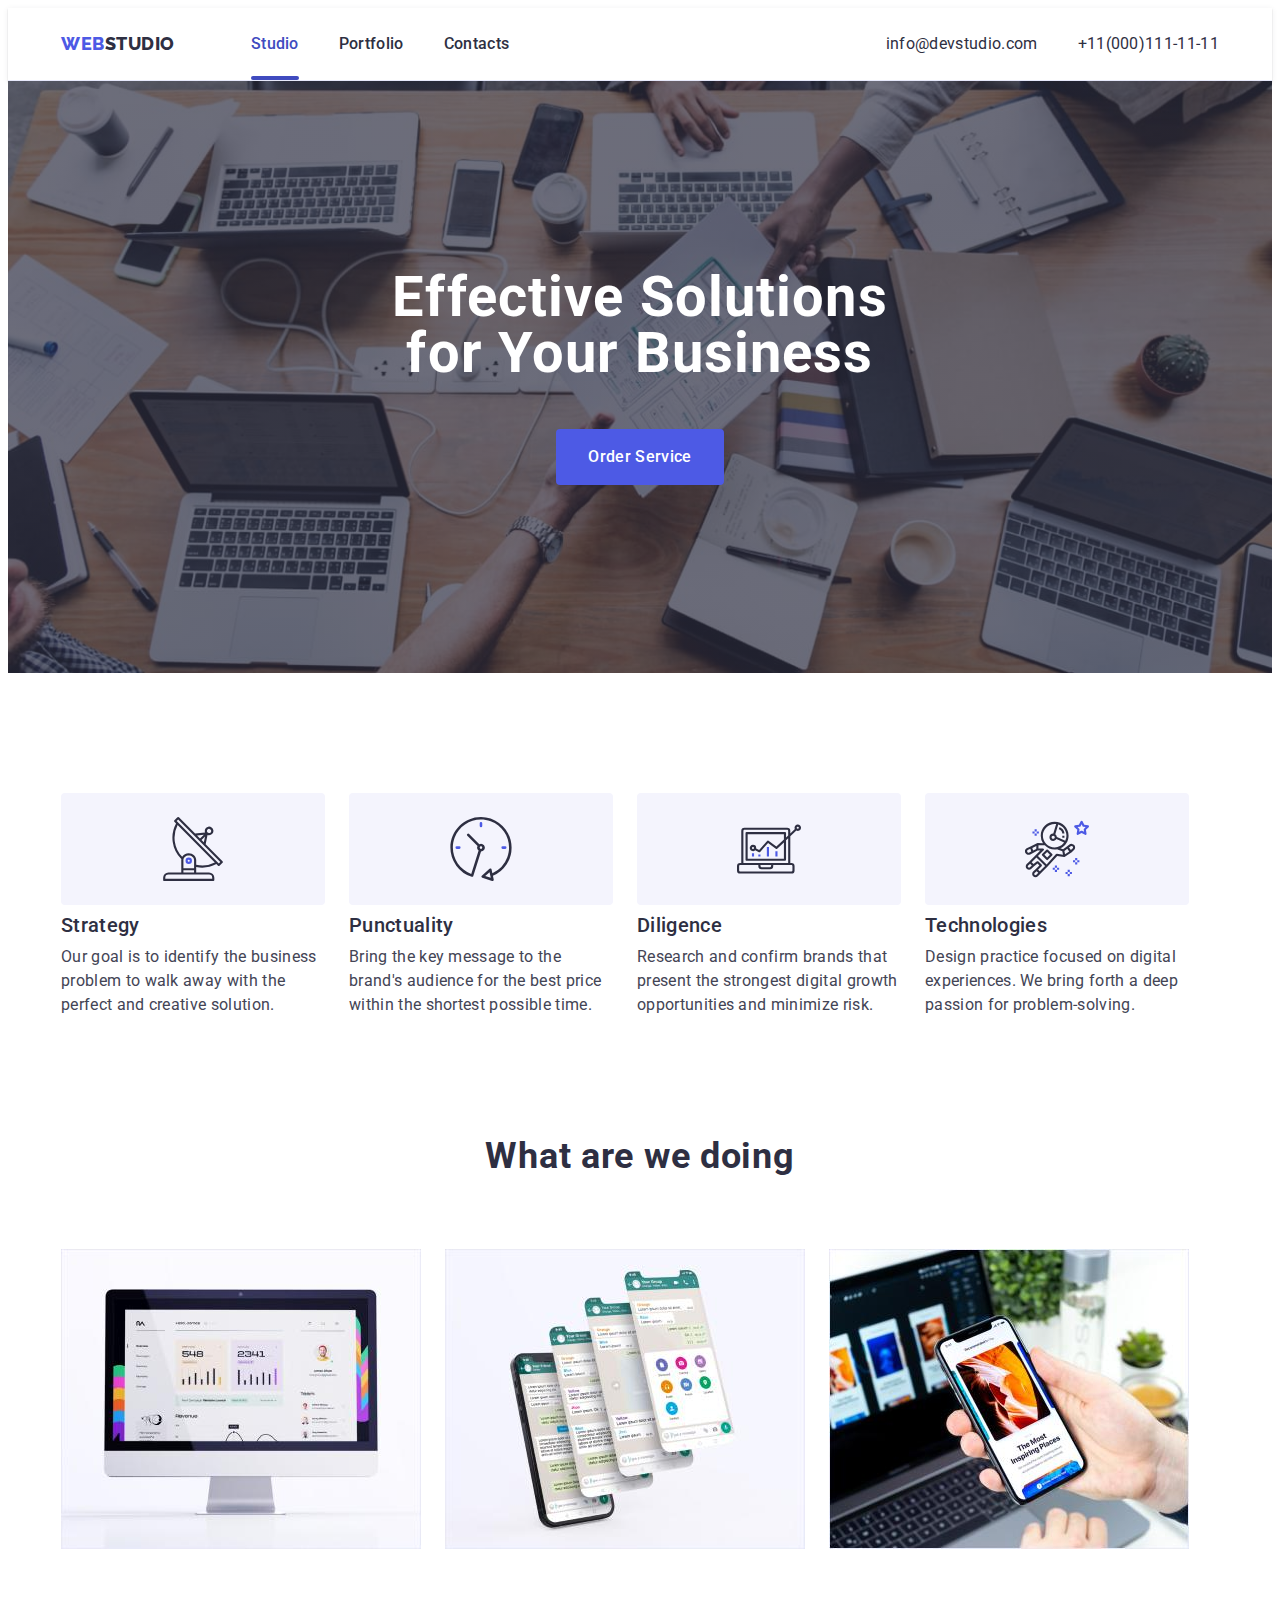
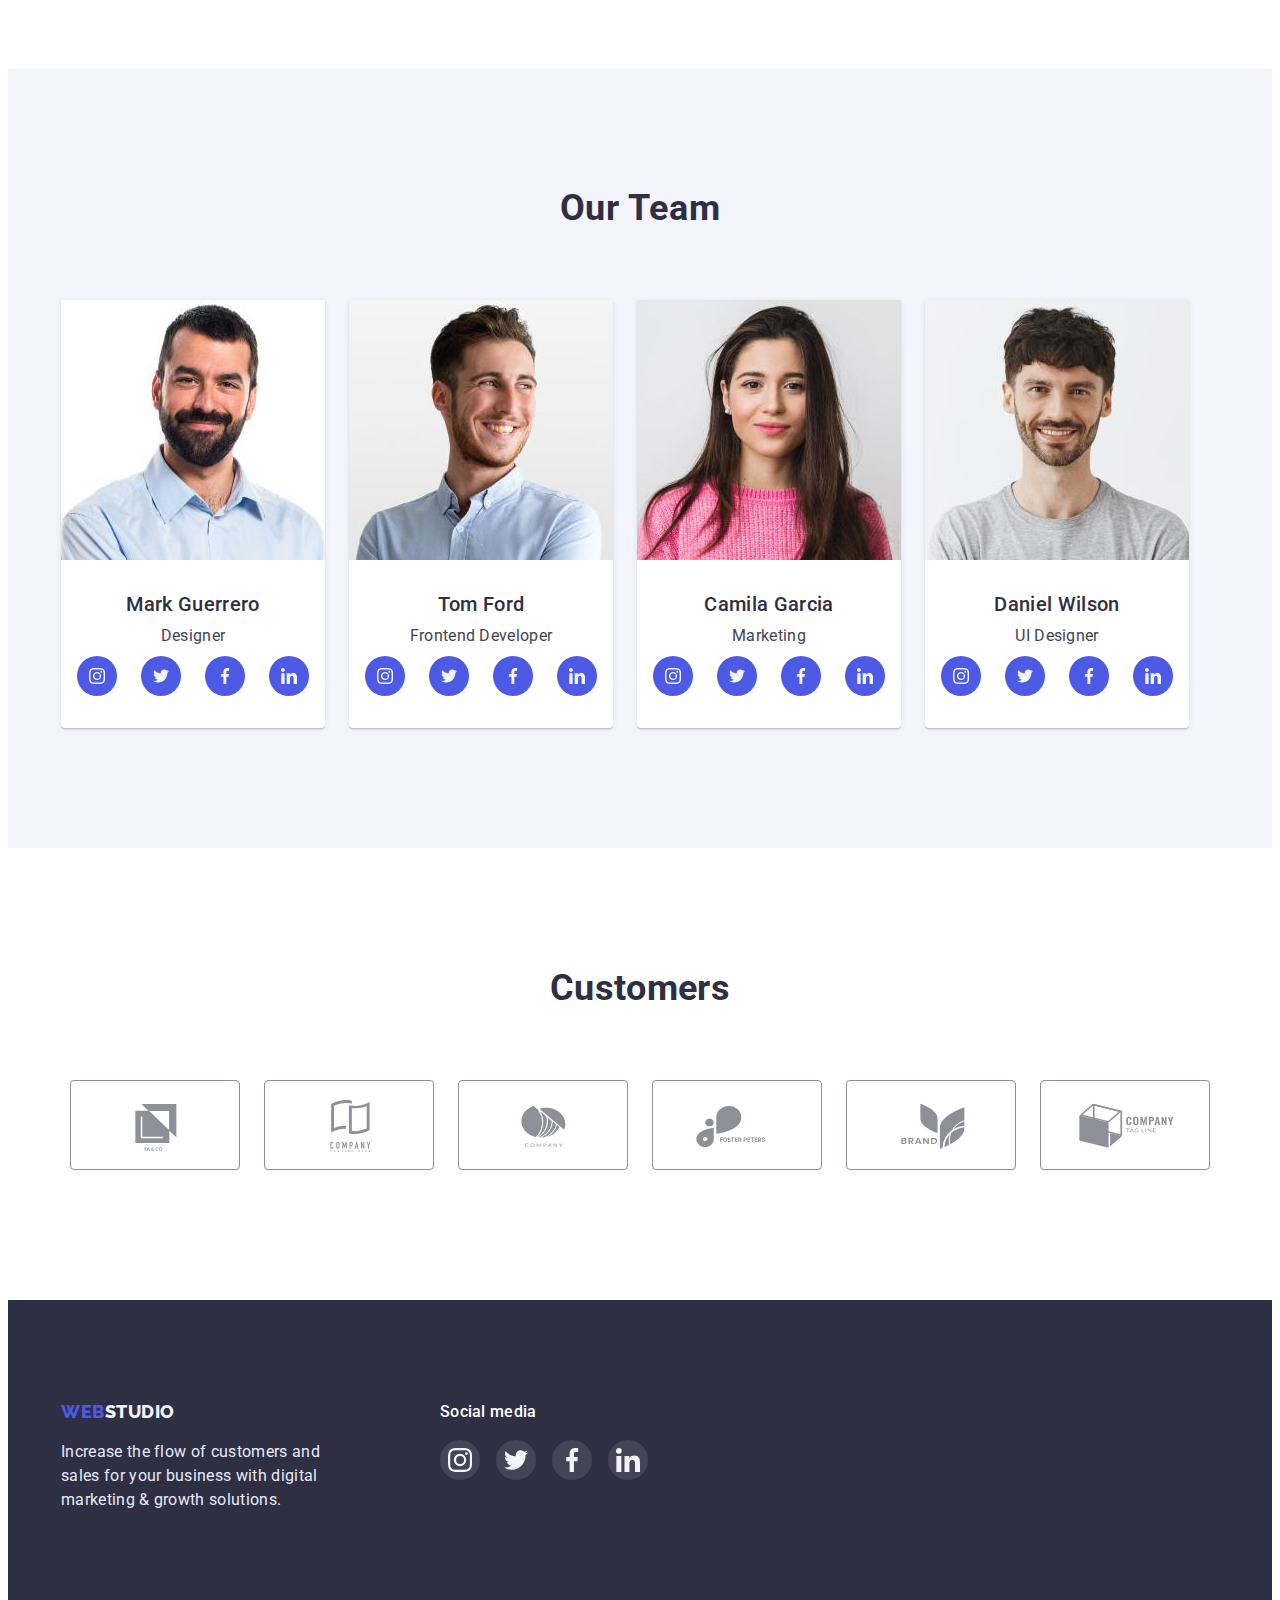
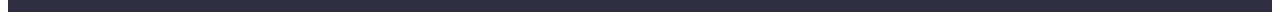
<file: index.html>
<!DOCTYPE html>
<html lang="en">
<head>
    <meta charset="UTF-8">
    <meta http-equiv="X-UA-Compatible" content="IE=edge">
    <meta name="viewport" content="width=device-width, initial-scale=1.0">
    <title>WEBSTUDIO</title>
    <link href="https://cdnjs.cloudflare.com/ajax/libs/modern-normalize/1.1.0/modern-normalize.min.css">
    <link href="https://fonts.googleapis.com/css2?family=Raleway:wght@800&family=Roboto:wght@400;500;700;900&display=swap"
     rel="stylesheet">
    <link rel="stylesheet" href="./css/styles.css">
</head>
<body>
    <!--Page header-->
    <header class="header">
       <div class="container container-header">
        <nav class="main-nav">
            <a class="logo link" href=""><span class="logo">WEB</span><span class="logo-header">STUDIO</span></a>
    <!---Navigation to other pages-->
            <ul class="list-nav list">
                <li class="item"><a class="link-nav current link" href="">Studio</a></li>
                <li class="item"><a class="link-nav link" href="./portfolio.html">Portfolio</a></li>
                <li class="item"><a class="link-nav link" href="">Contacts</a></li>
            </ul>
        </nav>
    <!---Address-->
        <address>
            <ul class="list-address list">
                <li class="item"><a class="link-address link" href="mailto:info@devstudio.com">info@devstudio.com</a></li>
                <li class="item"><a class="link-address link" href="tel:+110001111111">+11(000)111-11-11</a></li>
            </ul>
        </address>
       </div>
    </header>
    <!---Unique page content-->
     <main>
    <!--Section 1-->
        <section class="section">
    <div class="container"> 
                <h1 class="caption-hero">Effective Solutions<br>
                    for Your Business</h1>
                <button type="button" class="button-studio" data-modal-open>Order Service</button>
        </section>
    </div>
    <!---Section 2-->
        <section class="section-hiden">
           <div class="container">

            <h2 class="hidden">Specifics of work</h2>

            <ul class="list-picture">
                <li class="picture"><a class="link-picture" href="" target="_blank"></a><svg class="svg-picture" width="64"
                        height="64">
                        <use class="art" href="./images/icons.svg#icon-antenna"></use>
                    </svg></li>
                <li class="picture"><a class="link-picture" href="" target="_blank"></a><svg class="svg-picture" width="64" height="64">
                                    <use class="art" href="./images/icons.svg#icon-clock"></use>
                    </svg></li>
                <li class="picture"><a class="link-picture" href="" target="_blank"></a><svg class="svg-picture" width="64" height="64">
                        <use class="art" href="./images/icons.svg#icon-diagram"></use>
                    </svg></li>
                <li class="picture"><a class="link-picture" href="" target="_blank"></a><svg class="svg-picture" width="64" height="64">
                        <use class="art" href="./images/icons.svg#icon-astronaut"></use>
                    </svg></li>
            </ul>

            <ul class="list list-studio">
                <li class="item-studio">
                    <h3 class="slogan">Strategy</h3>
                    <p class="text-specifics">Our goal is to identify the business
                        problem to walk away with the perfect and creative solution.</p>
                </li>
                <li class="item-studio">
                    <h3 class="slogan">Punctuality</h3>
                    <p class="text-specifics">Bring the key message to the brand's audience for the best price within the
                        shortest possible time.</p>
                </li>
                <li class="item-studio">
                    <h3 class="slogan">Diligence</h3>
                    <p class="text-specifics">Research and confirm brands that present the strongest digital growth
                        opportunities and minimize risk.</p>
                </li>
                <li class="item-studio">
                    <h3 class="slogan">Technologies</h3>
                    <p class="text-specifics">Design practice focused on digital experiences. We bring forth a deep
                        passion for problem-solving.</p>
                </li>
            </ul>

           </div>
        </section>
     <!--Section 3-->
        <section class="section-doing">
         <div class="container">
                <h2 class="caption">What are we doing</h2>
                <ul class="list list-img">
                    <li class="img-item">
                        <img src="./images/studio711.jpg" alt="computer" width="360" height="300">
                    </li>
                    <li class="img-item">
                        <img src="./images/studio712.jpg" alt="computer" width="360" height="300">
                    </li>
                    <li class="img-item">
                        <img src="./images/studio713.jpg" alt="computer" width="360" height="300">
                    </li>
                </ul>
         </div>
        </section>
     <!---Section 4-->
        <section class="section-our-team">

         <div class="container">
        <h2 class="caption">Our Team</h2>
        <ul class="list list-our-team">
                <li class="img">
                <div class="cards">
                    <img src="./images/studio1.jpg" alt="wait please" width="264">
                    <div class="card-content">

                        <h3 class="card-html">Mark Guerrero</h3>
                        <p class="card-studio">Designer</p>               
                        <ul class="list-icon">
                          <li class="icon">
                            <a class="link icon-link" href="https://instagram.com" aria-label="Instagram" target="_blank"
                                        rel="noopener noreferrer">
                                <svg class="icons" width="16" height="16">
                                    <use href="./images/icons.svg#icon-instagram"></use>
                                </svg>
                            </a>
                          </li>
                          <li class="icon">
                            <a class="link icon-link" href="https://twitter.com" aria-label="Instagram" target="_blank"
                                        rel="noopener noreferrer">
                                <svg class="icons" width="16" height="16">
                                    <use href="./images/icons.svg#icon-twitter"></use>
                                </svg>
                            </a>
                          </li>
                          <li class="icon">
                            <a class="link icon-link" href="https://facebook.com" aria-label="Instagram" target="_blank"
                                        rel="noopener noreferrer">
                                <svg class="icons" width="16" height="16">
                                    <use href="./images/icons.svg#icon-facebook"></use>
                                </svg>
                            </a>
                          </li>
                          <li class="icon">
                            <a class="link icon-link" href="https://linkedin.com" aria-label="Instagram" target="_blank"
                                        rel="noopener noreferrer">
                                <svg class="icons" width="16" height="16">
                                    <use href="./images/icons.svg#icon-linkedin"></use>
                                </svg>
                            </a>
                          </li>
                    </div>
                </div>
                </li>
                <li class="img">
                <div class="cards">
                    <img src="./images/studio2.jpg" alt="wait please" width="264">
                    <div class="card-content">

                        <h3 class="card-html">Tom Ford</h3>
                        <p class="card-studio">Frontend Developer</p>
                        <ul class="list-icon">
                            <li class="icon">
                                <a class="link icon-link" href="https://instagram.com" aria-label="Instagram" target="_blank" 
                                            rel="noopener noreferrer">
                                    <svg class="icons" width="16" height="16">
                                        <use href="./images/icons.svg#icon-instagram"></use>
                                    </svg>
                                </a>
                            </li>
                            <li class="icon">
                                <a class="link icon-link" href="https://twitter.com" aria-label="Instagram" target="_blank"
                                            rel="noopener noreferrer">
                                    <svg class="icons" width="16" height="16">
                                        <use href="./images/icons.svg#icon-twitter"></use>
                                    </svg>
                                </a>
                            </li>
                            <li class="icon">
                                <a class="link icon-link" href="https://facebook.com" aria-label="Instagram" target="_blank"
                                            rel="noopener noreferrer">
                                    <svg class="icons" width="16" height="16">
                                        <use href="./images/icons.svg#icon-facebook"></use>
                                    </svg>
                                </a>
                            </li>
                            <li class="icon">
                                <a class="link icon-link" href="https://linkedin.com" aria-label="Instagram" target="_blank"
                                            rel="noopener noreferrer">
                                    <svg class="icons" width="16" height="16">
                                        <use href="./images/icons.svg#icon-linkedin"></use>
                                    </svg>
                                </a>
                            </li>
                    </div>
                </div>
                </li>
                <li class="img">
                <div class="cards">
                    <img src="./images/studio3.jpg" alt="wait please" width="264">
                    <div class="card-content">

                        <h3 class="card-html">Camila Garcia</h3>
                        <p class="card-studio">Marketing</p>
                        <ul class="list-icon">
                            <li class="icon">
                                <a class="link icon-link" href="https://instagram.com" aria-label="Instagram" target="_blank"
                                            rel="noopener noreferrer">
                                    <svg class="icons" width="16" height="16">
                                        <use href="./images/icons.svg#icon-instagram"></use>
                                    </svg>
                                </a>
                            </li>
                            <li class="icon">
                                <a class="link icon-link" href="https://twitter.com" aria-label="Instagram" target="_blank"
                                            rel="noopener noreferrer">
                                    <svg class="icons" width="16" height="16">
                                        <use href="./images/icons.svg#icon-twitter"></use>
                                    </svg>
                                </a>
                            </li>
                            <li class="icon">
                                <a class="link icon-link" href="https://facebook.com" aria-label="Instagram" target="_blank"
                                            rel="noopener noreferrer">
                                    <svg class="icons" width="16" height="16">
                                        <use href="./images/icons.svg#icon-facebook"></use>
                                    </svg>
                                </a>
                            </li>
                            <li class="icon">
                                <a class="link icon-link" href="https://linkedin.com" aria-label="Instagram" target="_blank"
                                            rel="noopener noreferrer">
                                    <svg class="icons" width="16" height="16">
                                        <use href="./images/icons.svg#icon-linkedin"></use>
                                    </svg>
                                </a>
                            </li>
                    </div>
                </div>
                </li>
                <li class="img">
                <div class="cards">
                    <img src="./images/studio4.jpg" alt="wait please" width="264">
                    <div class="card-content">

                        <h3 class="card-html">Daniel Wilson</h3>
                        <p class="card-studio">UI Designer</p>
                        <ul class="list-icon">
                            <li class="icon">
                                <a class="link icon-link" href="https://instagram.com" aria-label="Instagram" target="_blank"
                                    rel="noopener noreferrer">
                                    <svg class="icons" width="16" height="16">
                                        <use href="./images/icons.svg#icon-instagram"></use>
                                    </svg>
                                </a>
                            </li>
                            <li class="icon">
                                <a class="link icon-link" href="https://twitter.com" aria-label="Instagram" target="_blank"
                                    rel="noopener noreferrer">
                                    <svg class="icons" width="16" height="16">
                                        <use href="./images/icons.svg#icon-twitter"></use>
                                    </svg>
                                </a>
                            </li>
                            <li class="icon">
                                <a class="link icon-link" href="https://facebook.com" aria-label="Instagram" target="_blank"
                                    rel="noopener noreferrer">
                                    <svg class="icons" width="16" height="16">
                                        <use href="./images/icons.svg#icon-facebook"></use>
                                    </svg>
                                </a>
                            </li>
                            <li class="icon">
                                <a class="link icon-link" href="https://linkedin.com" aria-label="Instagram" target="_blank"
                                    rel="noopener noreferrer">
                                    <svg class="icons" width="16" height="16">
                                        <use href="./images/icons.svg#icon-linkedin"></use>
                                    </svg>
                                </a>
                            </li>
                    </div>
                </div>
                </li>
                </ul>
         </section>
            <!--section-customers-->
        <section class="section-customers">
        <div class="container">
            <h3 class="customers">Customers</h3>
            <ul class="list-logo">
                <li class="logo-customers"><a class="link-logo" href="" target="_blank"></a><svg class="svg-customers" width="104" height="56">
                        <use class="company" href="./images/icons.svg#icon-Logo"></use>
                    </svg></li>
                <li class="logo-customers"><a class="link-logo" href="" target="_blank"></a><svg class="svg-customers" width="104" height="56">
                        <use class="company" href="./images/icons.svg#icon-Logo-1"></use>
                    </svg></li>
                <li class="logo-customers"><a class="link-logo" href="" target="_blank"></a><svg class="svg-customers" width="104" height="56">
                        <use class="company" href="./images/icons.svg#icon-Logo-2"></use>
                    </svg></li>
                <li class="logo-customers"><a class="link-logo" href="" target="_blank"></a><svg class="svg-customers" width="104" height="56">
                        <use class="company" href="./images/icons.svg#icon-Logo-3"></use>
                    </svg></li>
                <li class="logo-customers"><a class="link-logo" href="" target="_blank"></a><svg class="svg-customers" width="104" height="56">
                        <use class="company" href="./images/icons.svg#icon-Logo-4"></use>
                    </svg></li>
                <li class="logo-customers"><a class="link-logo" href="" target="_blank"></a><svg class="svg-customers" width="104" height="56">
                        <use class="company" href="./images/icons.svg#icon-Logo-5"></use>
                    </svg></li>
            </ul>
        </div>
        </section>
     </main>
    <footer class="footer">
        <div class="container container-logo">
           <div class="container-logo-footer">
            <a class="logo link" href="">WEB<span class="footer-logo">STUDIO</span></a>
            <p class="text-footer">
                Increase the flow of customers and<br>
                sales for your business with digital<br>
                marketing & growth solutions.
            </p>
           </div>
                <div>
                    <h3 class="soc-media">Social media</h3>
                    <ul class="list-icon-footer">
                        <li class="icon-footer">
                            <a class="link icon-link-footer" href="https://instagram.com" aria-label="Instagram" target="_blank"
                                rel="noopener noreferrer">
                                <svg class="icon-social-media" width="24" height="24">
                                    <use href="./images/icons.svg#icon-instagram"></use>
                                </svg>
                            </a>
                        </li>
                        <li class="icon-footer">
                            <a class="link icon-link-footer" href="https://twitter.com" aria-label="Instagram" target="_blank"
                                rel="noopener noreferrer">
                                <svg class="icon-social-media" width="24" height="24">
                                    <use href="./images/icons.svg#icon-twitter"></use>
                                </svg>
                            </a>
                        </li>
                        <li class="icon-footer">
                            <a class="link icon-link-footer" href="https://facebook.com" aria-label="Instagram" target="_blank"
                                rel="noopener noreferrer">
                                <svg class="icon-social-media" width="24" height="24">
                                    <use href="./images/icons.svg#icon-facebook"></use>
                                </svg>
                            </a>
                        </li>
                        <li class="icon-footer">
                            <a class="link icon-link-footer" href="https://linkedin.com" aria-label="Instagram" target="_blank"
                                rel="noopener noreferrer">
                                <svg class="icon-social-media" width="24" height="24">
                                    <use href="./images/icons.svg#icon-linkedin"></use>
                                </svg>
                            </a>
                        </li>
                </div>
        </div>
    </footer>

    <div class="backdrop is-hidden" data-modal>
        <div class="modal">
            <button class="modal-btn" type="button" data-modal-close>
            <svg class="modal-icon" width="24" height="24">
                <use href="./images/close/icon.svg#icon-close"></use>
            </svg>
            </button>
        </div>
    </div>
    <script src="./modal.js"></script>
</body>
</html>
</file>
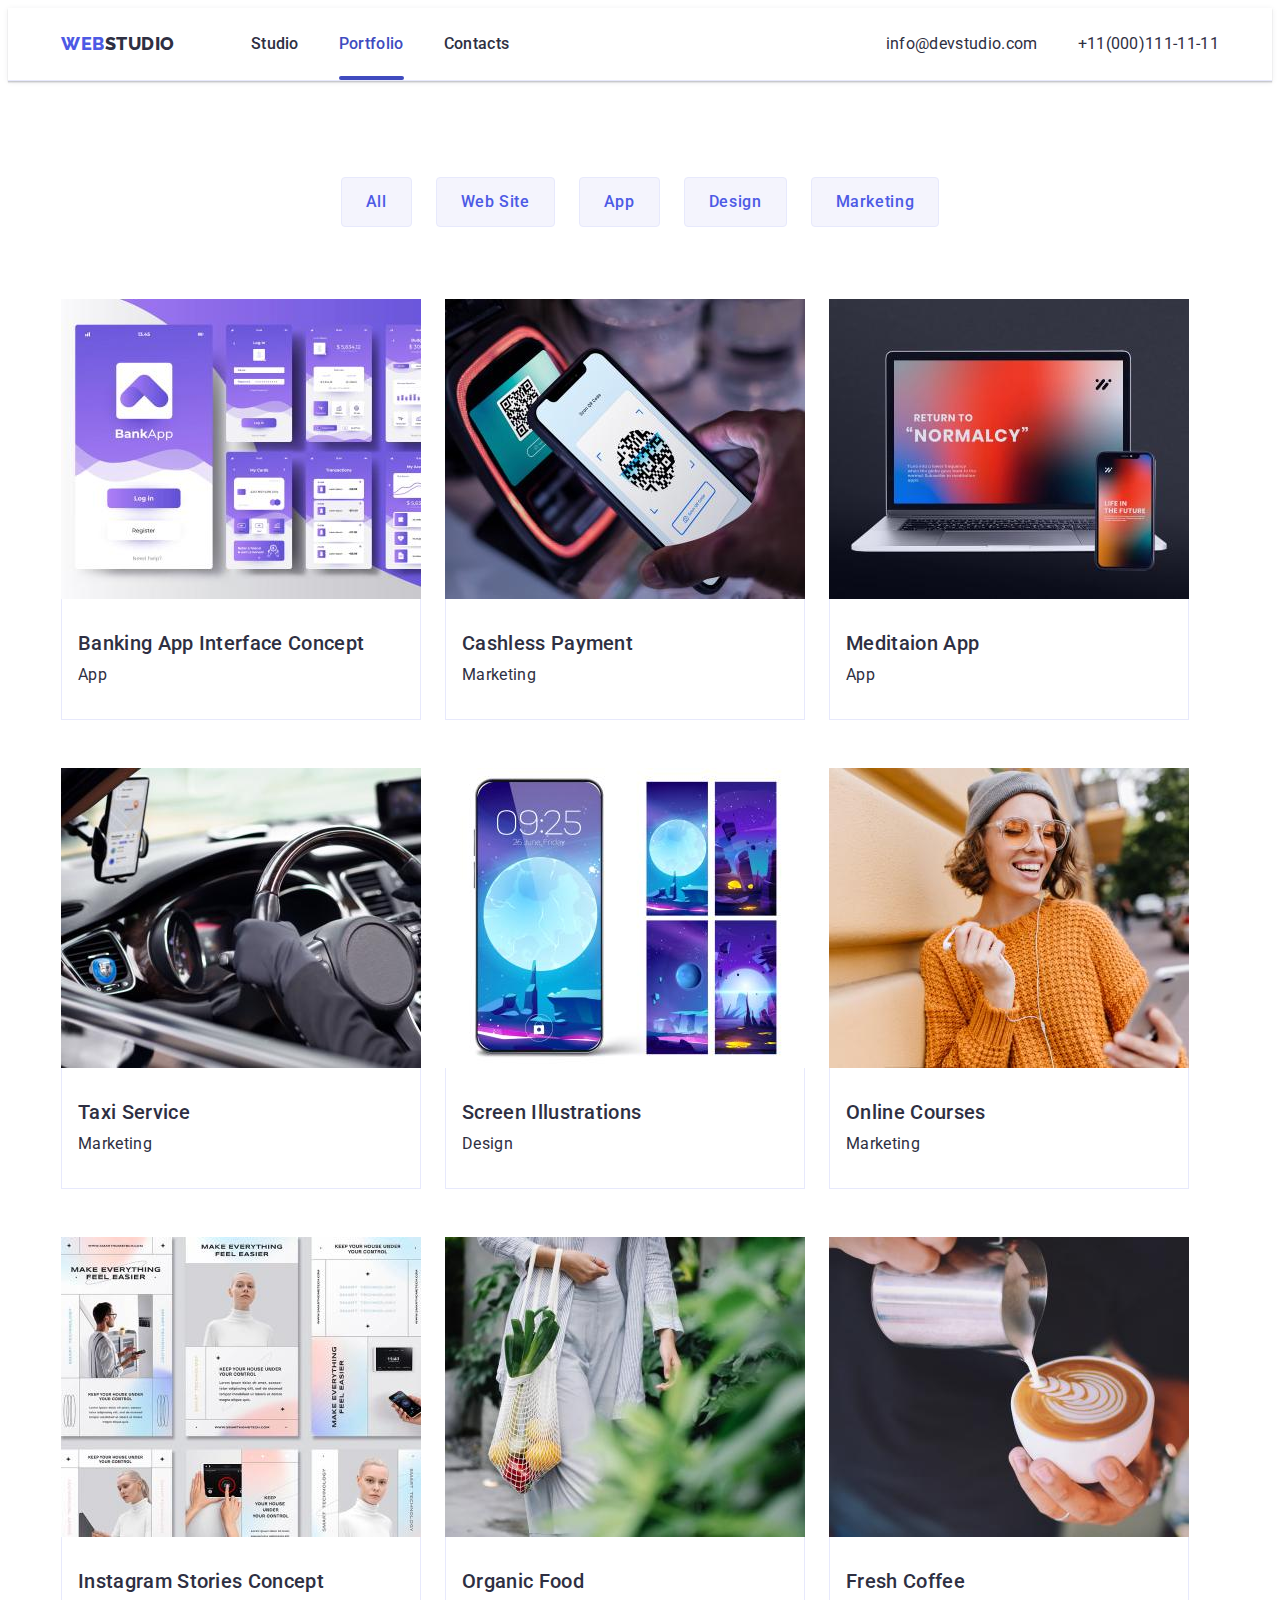
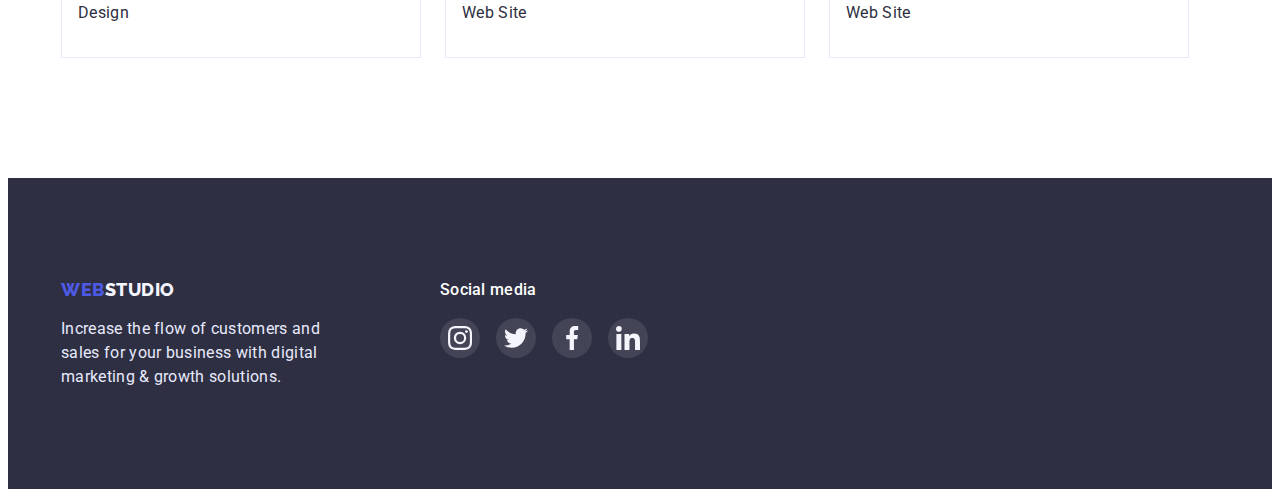
<file: portfolio.html>
<!DOCTYPE html>
<html lang="en">
<head>
    <meta charset="UTF-8">
    <meta http-equiv="X-UA-Compatible" content="IE=edge">
    <meta name="viewport" content="width=device-width, initial-scale=1.0">
    <title>WEBSTUDIO</title>
    <link href="https://cdnjs.cloudflare.com/ajax/libs/modern-normalize/1.1.0/modern-normalize.min.css">
    <link href="https://fonts.googleapis.com/css2?family=Raleway:wght@800&family=Roboto:wght@400;500;700;900&display=swap"
    rel="stylesheet">
    <link rel="stylesheet" href="./css/styles.css">
</head>
<body>
<!--Page header-->
<header class="header">
    <div class="container-header container">
    <nav class="main-nav">
        <a class="logo link" href=""><span class="logo">WEB</span><span class="logo-header">STUDIO</span></a>
        <!--Navigation to other pages-->
        <ul class="list-nav list">
            <li class="item"><a class="link-nav link" href="./index.html">Studio</a></li>
            <li class="item"><a class="link-nav current link" href="./portfolio.html">Portfolio</a></li>
            <li class="item"><a class="link-nav link" href="">Contacts</a></li>
        </ul>
    </nav>
        <!--Address-->
        <address>
            <ul class="list-address list">
                <li class="item"><a class="link-address link" href="mailto:info@devstudio.com">info@devstudio.com</a></li>
                <li class="item"><a class="link-address link" href="tel:+110001111111">+11(000)111-11-11</a></li>
            </ul>
         </address>
    </div>
</header>
<main>
    <!--Section-->
    <section class="hero">
       <div class="container">
        <h1 class="hidden">Portfolio</h1>
        <!--button-->
        <ul class="list-filter-button list">
            <li class="item-button"><button type="button" class="filter-button">All</button></li>
            <li class="item-button"><button type="button" class="filter-button">Web Site</button></li>
            <li class="item-button"><button type="button" class="filter-button">App</button></li>
            <li class="item-button"><button type="button" class="filter-button">Design</button></li>
            <li class="item-button"><button type="button" class="filter-button">Marketing</button></li>
        </ul>
            <!--IMG1-->
        <ul class="list-portfolio list">
            <li class="card"><a href="" class="team-list-link-wrapper link">
                    <div class="card-thumb"><img src="./images/portfolio1.jpg" alt="Sorry" width="360" height="300">
                        <div class="text">
                            <p class="overlay">14 Stylish and User-Friendly App Design Concepts · Task Manager App · Calorie
                                Tracker App · Exotic
                                Fruit Ecommerce App · Cloud Storage App</p>
                        </div>
                    </div>
                    <div class="cards-content">
                        <h2 class="slogan-portfolio">Banking App Interface Concept</h2>
                        <p class="text-portfolio">App</p>
                    </div>
                </a>
            </li>
        <li class="card"><a href="" class="team-list-link-wrapper link">
                <div class="card-thumb"><img src="./images/portfolio2.jpg" alt="Sorry" width="360" height="300">
                    <div class="text">
                        <p class="overlay">14 Stylish and User-Friendly App Design Concepts · Task Manager App · Calorie
                            Tracker App · Exotic
                            Fruit Ecommerce App · Cloud Storage App</p>
                    </div>
                </div>
                <div class="cards-content">
                    <h2 class="slogan-portfolio">Cashless Payment</h2>
                    <p class="text-portfolio">Marketing</p>
                </div>
            </a>
        </li>
            <li class="card"><a href="" class="team-list-link-wrapper link">
                    <div class="card-thumb"><img src="./images/portfolio3.jpg" alt="Sorry" width="360" height="300">
                        <div class="text">
                            <p class="overlay">14 Stylish and User-Friendly App Design Concepts · Task Manager App · Calorie
                                Tracker App · Exotic
                                Fruit Ecommerce App · Cloud Storage App</p>
                        </div>
                    </div>
                    <div class="cards-content">
                        <h2 class="slogan-portfolio">Meditaion App</h2>
                        <p class="text-portfolio">App</p>
                    </div>
                </a>
            </li>
        <li class="card"><a href="" class="team-list-link-wrapper link">
                <div class="card-thumb"><img src="./images/portfolio4.jpg" alt="Sorry" width="360" height="300">
                    <div class="text">
                        <p class="overlay">14 Stylish and User-Friendly App Design Concepts · Task Manager App · Calorie
                            Tracker App · Exotic
                            Fruit Ecommerce App · Cloud Storage App</p>
                    </div>
                </div>
                <div class="cards-content">
                    <h2 class="slogan-portfolio">Taxi Service</h2>
                    <p class="text-portfolio">Marketing</p>
                </div>
            </a>
        </li>
        <li class="card"><a href="" class="team-list-link-wrapper link">
                <div class="card-thumb"><img src="./images/portfolio5.jpg" alt="Sorry" width="360" height="300">
                    <div class="text">
                        <p class="overlay">14 Stylish and User-Friendly App Design Concepts · Task Manager App · Calorie
                            Tracker App · Exotic
                            Fruit Ecommerce App · Cloud Storage App</p>
                    </div>
                </div>
                <div class="cards-content">
                    <h2 class="slogan-portfolio">Screen Illustrations</h2>
                    <p class="text-portfolio">Design</p>
                </div>
            </a>
        </li>
            <li class="card"><a href="" class="team-list-link-wrapper link">
                    <div class="card-thumb"><img src="./images/portfolio6.jpg" alt="Sorry" width="360" height="300">
                        <div class="text">
                            <p class="overlay">14 Stylish and User-Friendly App Design Concepts · Task Manager App · Calorie
                                Tracker App · Exotic
                                Fruit Ecommerce App · Cloud Storage App</p>
                        </div>
                    </div>
                    <div class="cards-content">
                        <h2 class="slogan-portfolio">Online Courses</h2>
                        <p class="text-portfolio">Marketing</p>
                    </div>
                </a>
            </li>
             <!--IMG3-->
            <li class="card"><a href="" class="team-list-link-wrapper link">
                    <div class="card-thumb"><img src="./images/portfolio7.jpg" alt="Sorry" width="360" height="300">
                       <div class="text">
                                <p class="overlay">14 Stylish and User-Friendly App Design Concepts · Task Manager App · Calorie
                            Tracker App · Exotic
                            Fruit Ecommerce App · Cloud Storage App</p>
                    </div>
                </div>                            
                    <div class="cards-content">
                        <h2 class="slogan-portfolio">Instagram Stories Concept</h2>
                        <p class="text-portfolio">Design</p>
                    </div>
                    </a>
            </li>
        <li class="card"><a href="" class="team-list-link-wrapper link">
                <div class="card-thumb"><img src="./images/portfolio8.jpg" alt="Sorry" width="360" height="300">
                    <div class="text">
                        <p class="overlay">14 Stylish and User-Friendly App Design Concepts · Task Manager App · Calorie Tracker App · Exotic Fruit Ecommerce App ·
                        Cloud Storage App</p>
                    </div>
                </div>
                <div class="cards-content">
                    <h2 class="slogan-portfolio">Organic Food</h2>
                    <p class="text-portfolio">Web Site</p>
                </div>
            </a>
        </li>
        <li class="card"><a href="" class="team-list-link-wrapper link">
                <div class="card-thumb"><img src="./images/portfolio9.jpg" alt="Sorry" width="360" height="300">
                    <div class="text">
                        <p class="overlay">14 Stylish and User-Friendly App Design Concepts · Task Manager App · Calorie
                            Tracker App · Exotic
                            Fruit Ecommerce App · Cloud Storage App</p>
                    </div>
                </div>
                <div class="cards-content">
                    <h2 class="slogan-portfolio">Fresh Coffee</h2>
                    <p class="text-portfolio">Web Site</p>
                </div>
            </a>
        </li>
        </ul>
    </div>
    </section>
</main>
<!-- Footer -->
<footer class="footer">
    <div class="container container-logo">
        <div class="container-logo-footer">
            <a class="logo link" href="">WEB<span class="footer-logo">STUDIO</span></a>
            <p class="text-footer">
                Increase the flow of customers and<br>
                sales for your business with digital<br>
                marketing & growth solutions.
            </p>
        </div>
        <div>
            <h3 class="soc-media">Social media</h3>
            <ul class="list-icon-footer">
                <li class="icon-footer">
                    <a class="link icon-link-footer" href="https://instagram.com" aria-label="Instagram" target="_blank"
                        rel="noopener noreferrer">
                        <svg class="icon-social-media" width="24" height="24">
                            <use href="./images/icons.svg#icon-instagram"></use>
                        </svg>
                    </a>
                </li>
                <li class="icon-footer">
                    <a class="link icon-link-footer" href="https://twitter.com" aria-label="Instagram" target="_blank"
                        rel="noopener noreferrer">
                        <svg class="icon-social-media" width="24" height="24">
                            <use href="./images/icons.svg#icon-twitter"></use>
                        </svg>
                    </a>
                </li>
                <li class="icon-footer">
                    <a class="link icon-link-footer" href="https://facebook.com" aria-label="Instagram" target="_blank"
                        rel="noopener noreferrer">
                        <svg class="icon-social-media" width="24" height="24">
                            <use href="./images/icons.svg#icon-facebook"></use>
                        </svg>
                    </a>
                </li>
                <li class="icon-footer">
                    <a class="link icon-link-footer" href="https://linkedin.com" aria-label="Instagram" target="_blank"
                        rel="noopener noreferrer">
                        <svg class="icon-social-media" width="24" height="24">
                            <use href="./images/icons.svg#icon-linkedin"></use>
                        </svg>
                    </a>
                </li>
        </div>
    </div>
</footer>
</div>
</body>
</html>
</file>
<file: css/styles.css>
:root {
    --Primary-Brand: #4D5AE5;
}
:root {
    --Pressed-state: #404BBF;
}
:root {
    --Dark: #2E2F42;
}
:root {
    --Success: #31D0AA;
}
:root {
    --Text: #434455;
}
:root {
    --Subtle-Text: #8E8F99;
}
:root {
    --Accent: #E7E9FC;
}
:root {
    --Light: #F4F4FD;
}
:root {
    --Modal-overlay: #2E2F42;
}
:root {
    --Hero-background: #2E2F42;
}
:root {
    --white: #FFFFFF;
}
:root {
    --cubic: cubic-bezier(0.4, 0, 0.2, 1);
}

/* body */
/* Решта коду */
body {
    font-family: 'Roboto', sans-serif;
    letter-spacing: 0.02em;
    color: var(--Dark);
    background: var(--white);
}
h1,
h2,
h3,
h4,
p {
    margin: 0px;
}
ul {
    padding: 0px;
    margin: 0px;
}
img {
    display: block;
    height: auto;
    max-width: 100%,
}
/* link */
.link {
    color: var(--Dark);
    text-decoration: none
}
/* list */
.list {
    list-style: none;
    
}
.header {
    border-bottom: 1px solid var(--Accent);
    box-shadow: 0px 2px 1px rgba(46, 47, 66, 0.08), 0px 1px 1px rgba(46, 47, 66, 0.16), 0px 1px 6px rgba(46, 47, 66, 0.08);
}

/* logo portfolio and studio*/
.logo {
    font-size: 18px;
    font-weight: 800;
    line-height: 1.3;
    font-family: 'Raleway', sans-serif;
    letter-spacing: 0.03em;
    color: var(--Primary-Brand);
}
.logo-header {
    color: var(--Dark);  
}

/* list nav portfolio and studio*/
.main-nav {
    display: flex;
    align-items: center;
}
.container {
    margin-left: auto;
    margin-right: auto;
    width: 1158px;
    padding: 0px 15px;
}
.container-header {
    display: flex;
    justify-content: space-between;
}
.list-nav {
    display: flex;
    margin-left: 76px;
    margin-top: 0px;
    margin-bottom: 0px;
}
.link-nav.current {
    color: var(--Pressed-state);
}
.link-nav.current::after {
    content: '';

    position: absolute;

    bottom: 0;
    display: block;
    width: 100%;
    height: 4px;
    background-color: var(--Pressed-state);
    border-radius: 2px;
}
.link-nav {
    transition: color 250ms var(--cubic);
}
.list-nav .item:not(:last-child) {
    margin-right: 40px;
}
.list-nav .link-nav {
    position: relative;
    padding-top: 24px;
    padding-bottom: 24px;
    display: block;

    font-size: 16px;
    line-height: 1.5;
    font-weight: 500;
    list-style: none;
}
.link-nav:hover,
.link-nav:focus {
    color: var(--Pressed-state);
}

/* list address portfolio and studio */
.list-address {
    display: flex;
    margin-left: 332px;
}
.item:not(:last-child) {
    margin-right: 40px;
}
.link-address {
    padding-top: 24px;
    padding-bottom: 24px;
    display: block;

    font-size: 16px;
    line-height: 1.5;
    color: var(--Dark);
    font-style: normal;
    transition: color 250ms var(--cubic);
}
.link-address:hover,
.link-address:focus {
    color: var(--Pressed-state);
}
/* section portfolio */
.hero {
    padding: 96px 0px 120px 0px;
}
/* list-filter-button portfolio*/
.list-filter-button {
    display: flex;
    margin-bottom: 72px;
    justify-content: center    
}
.list-filter-button .item-button:not(:last-child) {
    margin-right: 24px;
}
.filter-button {
    padding-top: 12px;
    padding-right: 24px;
    padding-bottom: 12px;
    padding-left: 24px;
     
    font-family: 'Roboto';
    color: var(--Primary-Brand);
    background: var(--Light);
    cursor: pointer;
    border-style: none;
    font-weight: 500;
    font-size: 16px;
    line-height: 1.5;
    letter-spacing: 0.04em;
    border-radius: 4px;
    border: 1px solid var(--Accent);
    transition: box-shadow, background-color, color, border, 250ms var(--cubic);
}
.filter-button:hover,
.filter-button:focus {
    background: var(--Pressed-state);
    border: 1px solid var(--Pressed-state);
    box-shadow: 0px 3px 1px rgba(0, 0, 0, 0.1), 0px 2px 1px rgba(0, 0, 0, 0.08), 0px 2px 2px rgba(0, 0, 0, 0.12);
}
.filter-button:hover,
.filter-button:focus {
    color: var(--white);
}

/* list portfolio */
.list-portfolio {
   display: flex;
  
   gap: 48px 24px;
   flex-wrap: wrap;
}
.card {
    transition: box-shadow 250ms var(--cubic);
}
.card:hover,
.card:focus {
    box-shadow: 0px 1px 6px rgba(46, 47, 66, 0.08), 0px 1px 1px rgba(46, 47, 66, 0.16), 0px 2px 1px rgba(46, 47, 66, 0.08);
}
/* card-thumb */
.team-list-link-wrapper:hover .overlay,
.team-list-link-wrapper:focus .overlay {
        transform: translateY(0%);
    }
.card-thumb {
    overflow: hidden;
    position: relative;
}
.overlay {
    position: absolute;
    top: 0;
    left: 0;
    height: 100%;
    background-color: var(--Primary-Brand);
    line-height: 1.2;
    overflow: auto;
    transform: translateY(100%);
    transition: transform 250ms var(--cubic);

    font-family: 'Roboto';
    font-size: 16px;
    color: var(--Light);
    width: 296px;
    padding: 40px 32px;
}
.overlay:hover,
.overlay:focus {
    opacity: 1;
}

/* slogan-portfolio */
.slogan-portfolio {
    font-weight: 500;
    font-size: 20px;
    line-height: 1.2;
  
    margin-bottom: 8px;
}
/* text-portfolio */
.text-portfolio {
    font-size: 16px;
    line-height: 1.5;
    letter-spacing: 0.02em;
}
.cards-content {
   padding: 32px 16px;
   border: 1px solid var(--Accent);
   border-top: none;
}
/* hidden portfolio and studio */
.hidden {
    margin-top: 0px;
    margin-bottom: 0px;
    font-weight: 700;
    font-size: 56px;
    line-height: 1.0;
    text-align: center;

    width: 332px;
    margin-left: auto;
    margin-right: auto;

    position: absolute;
    width: 1px;
    height: 1px;
    margin: -1px;
    border: 0;
    padding: 0;
    white-space: nowrap;
    clip-path: inset(100%);
    clip: rect(0 0 0 0);
    overflow: hidden;
}

/* index.html studio */
.slogan {
    font-weight: 500;
    font-size: 20px;
    line-height: 1.2;
    
    margin-bottom: 8px;
}
.text-specifics {
    font-size: 16px;
    line-height: 1.5;
    letter-spacing: 0.02em;
    color: var(--Text);
}
.item-studio:not(:last-child) {
    margin-right: 24px;
}
/* section1 */
.section {
    background: var(--Dark);
    text-align: center;
    padding: 188px 0px;
    
    background-image: linear-gradient(rgba(46, 47, 66, 0.7),
    rgba(46, 47, 66, 0.7)), url(../images/hero/hero.jpg);
    background-repeat: no-repeat;
    background-size: cover;
    background-position: center;
    max-width: 1440px;
    margin-left: auto;
    margin-right: auto;
}
.caption-hero {
    font-weight: 700;
    font-size: 56px;
    line-height: 1.0;
    letter-spacing: 0.02em;
    color: var(--white);
    margin-bottom: 48px;
}
/* button studio*/
.button-studio {
    background-color: var(--Primary-Brand);
    color: var(--white);
    cursor: pointer;
    border-style: none;
    font-family: 'Roboto';
    font-weight: 500;
    font-size: 16px;
    line-height: 1.5;
    letter-spacing: 0.02em;
    padding: 16px 32px;
    border-radius: 4px;
    transition: background-color 250ms var(--cubic);
}
.button-studio:hover,
.button-studio:focus {
    background: var(--Pressed-state);
}

/* section 2 */

.list-picture {
    display: flex;
    gap: 24px;
    margin-bottom: 8px 
}
.picture {
    display: flex;
    align-items: center;
    justify-content: center;
    background: var(--Light);
    border-radius: 4px;
}
.svg-picture {
    padding: 24px 100px;
}
.list-studio {
    display: flex;
}
.item-studio {
    flex-basis: 264px;
}
.section-hiden {
    padding: 120px 0px;
}

/* section 3 */
.section-doing {
    padding-bottom: 120px;
}
.caption {
    font-weight: 700;
    font-size: 36px;
    line-height: 1.1;
    letter-spacing: 0.02em;
    color: var(--Dark);

    text-align: center;
    margin-bottom: 72px;
}
.list-img {
    display: flex;
}
.img-item:not(:last-child) {
     margin-right: 24px;
}
/* section 4 */
.section-our-team {
    background-color: var(--Light);
    padding: 120px 0px;
}
.list-our-team {
    display: flex;
}
.cards {
   background-color: var(--white);
   border-radius: 0px 0px 4px 4px;
   box-shadow: 0px 1px 6px rgba(46, 47, 66, 0.08), 0px 1px 1px rgba(46, 47, 66, 0.16), 0px 2px 1px rgba(46, 47, 66, 0.08);
}
.img:not(:last-child) {
    margin-right: 24px;
}
.card-html {
    margin: 0px; 
    font-weight: 500;
    font-size: 20px;
    line-height: 1.2;
    margin-bottom: 8px;
}
.card-studio {
    font-size: 16px;
    line-height: 1.5;
    letter-spacing: 0.02em;
    margin-bottom: 8px;
    color: var(--Text);
}
.card-content {
    text-align: center;
    padding: 32px 16px 32px 16px;
}
.list-icon {
    display: flex;
    justify-content: center;
    gap: 24px;
}
.icon{
    list-style: none;
}
.icons {
    fill: var(--Light);
}
.icon-link {
    display: flex;
    align-items: center;
    justify-content: center;
    width: 40px;
    height: 40px;
    background: var(--Primary-Brand);
    border-radius: 50%;
    transition: background-color 250ms var(--cubic) ;
}
.icon-link:hover,
.icon-link:focus {
    background: var(--Pressed-state);
}
/* section customers */
.section-customers {
    padding: 120px 0px 130px 0px;
}
.customers {
    text-align: center;
    margin-bottom: 72px;
    font-family: 'Roboto';
    font-style: normal;
    font-weight: 700;
    font-size: 36px;
    line-height: 40px;
    color: var(--Dark);
}
.logo-customers {
    list-style: none;
    cursor: pointer;
}
.list-logo {
    display: flex;
    justify-content: center;
    gap: 24px;
}
.logo-customers{
    display: flex;
    align-items: center;
    justify-content: center;
    border: 1px solid var(--Subtle-Text);
    border-radius: 4px;
    fill: var(--Subtle-Text);
    transition: border, fill 250ms var(--cubic);
}
.logo-customers:hover,
.logo-customers:focus {
    fill: var(--Pressed-state);
    border-color: var(--Pressed-state);
}
.svg-customers {
    padding: 16px 32px;
}

/* footer portfolio and studio */
.footer {
    background-color: var(--Modal-overlay);
    font-size: 18px;
    line-height: 1.1;
    padding: 100px 0px;
   
}
.container-logo {
   display: flex;
}
.container-logo-footer {
    margin-right: 120px;
}

/* footer-logo*/
.footer-logo {
    color: var(--Light);
}

 /* text footer */
.text-footer {
    font-size: 16px;
    line-height: 1.5;
    color: var(--Accent);
    margin-top: 16px;
}
.soc-media {
    font-family: 'Roboto';
    font-style: normal;
    font-weight: 500;
    font-size: 16px;
    line-height: 24px;
    color: var(--white);
    margin-bottom: 16px;
}
.list-icon-footer {
    display: flex;
    justify-content: center;
    gap: 16px;

}
.icon-footer {
    list-style: none;
}
.icon-link-footer {
    display: flex;
    align-items: center;
    justify-content: center;
    width: 40px;
    height: 40px;
    background: rgba(255, 255, 255, 0.1);;
    border-radius: 50%;
    transition: background-color 250ms var(--cubic);
}
.icon-link-footer:hover,
.icon-link-footer:focus {
    background: var(--Success);
}
.icon-social-media {
    fill: var(--Light);
}

/* modal */
.backdrop {
    position: fixed;
    top: 0;
    left: 0;
    width: 100%;
    height: 100%;

    background: rgba(46, 47, 66, 0.4);

    transition: opacity 250ms var(--cubic), visibility var(--cubic);
}

.backdrop.is-hidden {
    opacity: 0;
    visibility: hidden;
    pointer-events: none;
}

.modal {
    position: absolute;
    top: 50%;
    left: 50%;
    transform: translateX(-50%) translateY(-50%);

    width: 408px;
    height: 576px;
    background-color: #FCFCFC;
    border-radius: 4px;
    box-shadow: 0px 1px 1px rgba(0, 0, 0, 0.14), 0px 1px 3px rgba(0, 0, 0, 0.12), 0px 2px 1px rgba(0, 0, 0, 0.2);

    transition: transform 250ms var(--cubic), opacity 250ms var(--cubic);
}

.backdrop.is-hidden .modal {
    transform: translateX(-50%) translateY(-75%);
    opacity: 0;
}

.modal-btn {
    display: flex;
    align-items: center;
    justify-content: center;

    position: absolute;
    top: 24px;
    right: 24px;
    padding: 0px;

    border: 1px solid rgba(0, 0, 0, 0.1);
    border-radius: 50%;
}
.modal-icon {
    background: var(--Accent);
    border: 1px solid rgba(0, 0, 0, 0.1);
    border-radius: 50%;
    transition: background-color 250ms var(--cubic);
    padding: 8px;
    width: 8px;
    height: 8px;
}
.modal-icon:hover,
.modal-icon:focus {
    fill: var(--Accent);
    background: var(--Pressed-state);
}
</file>
